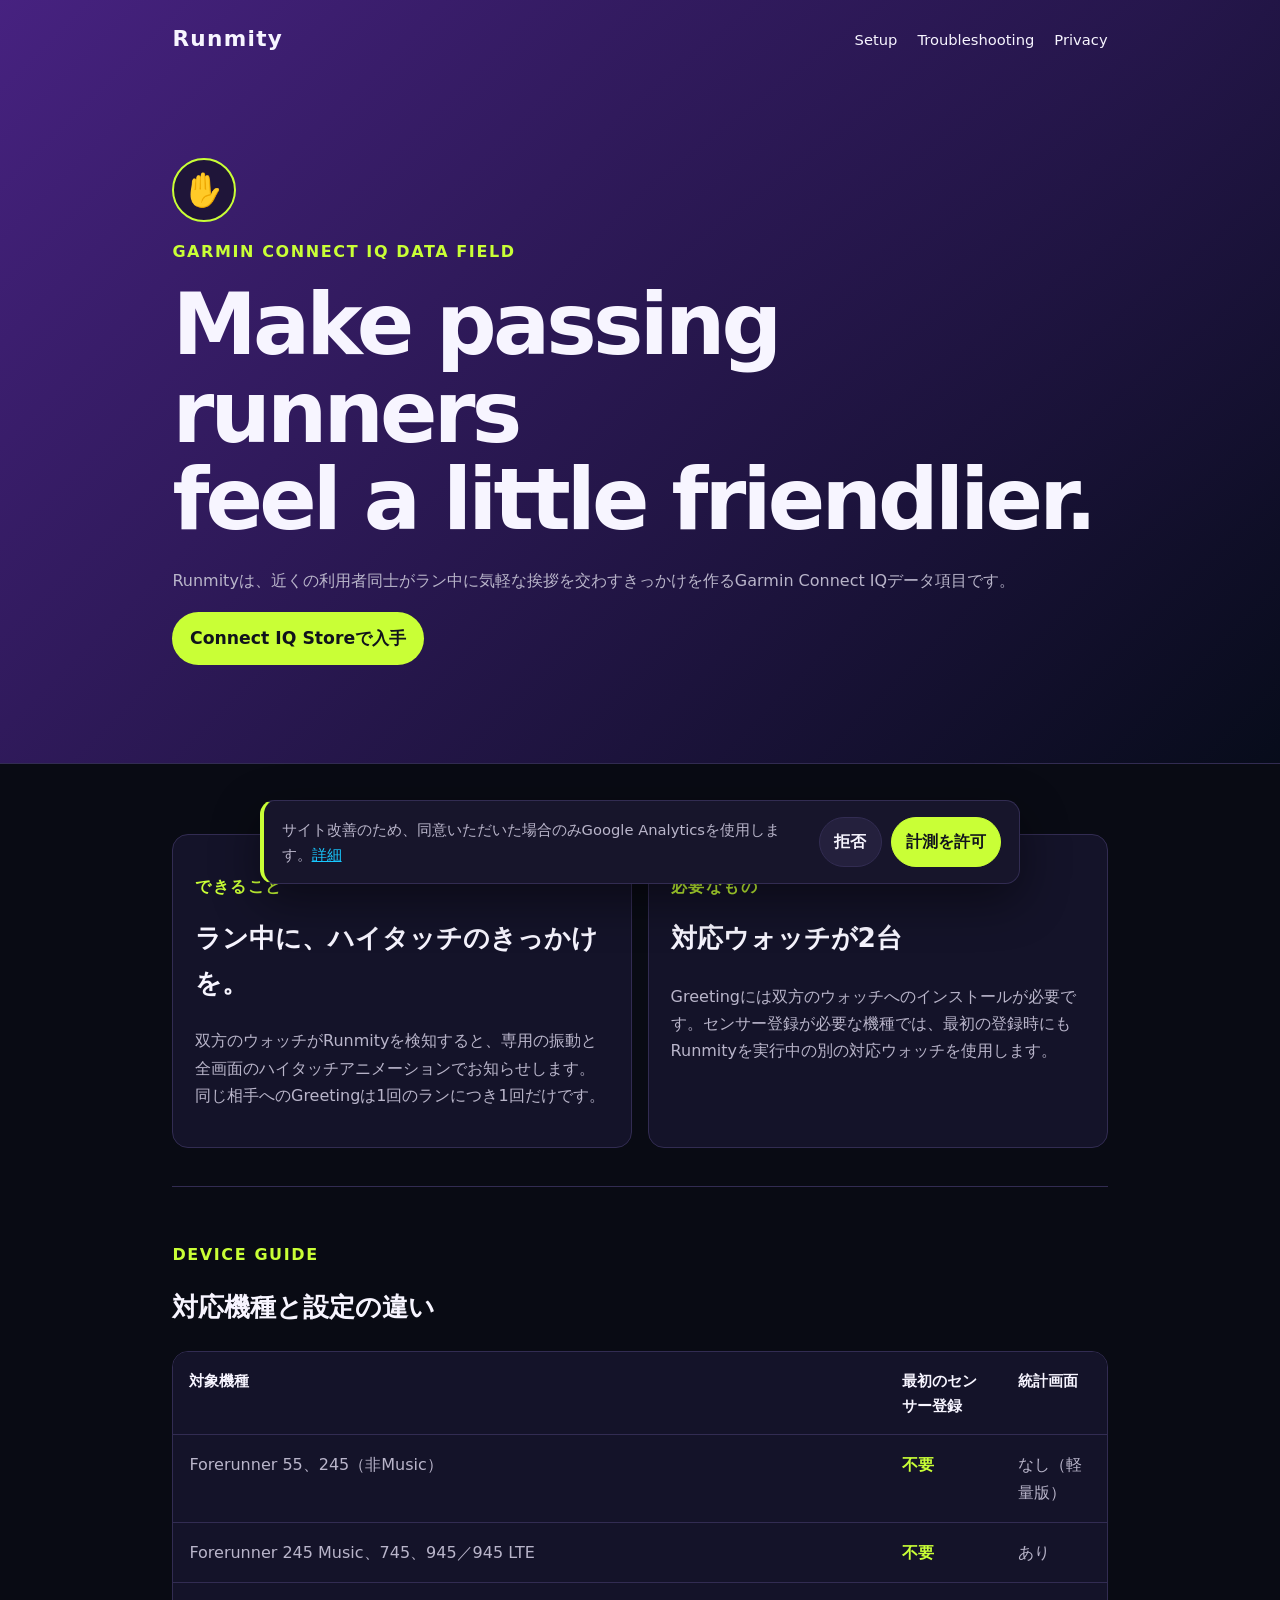
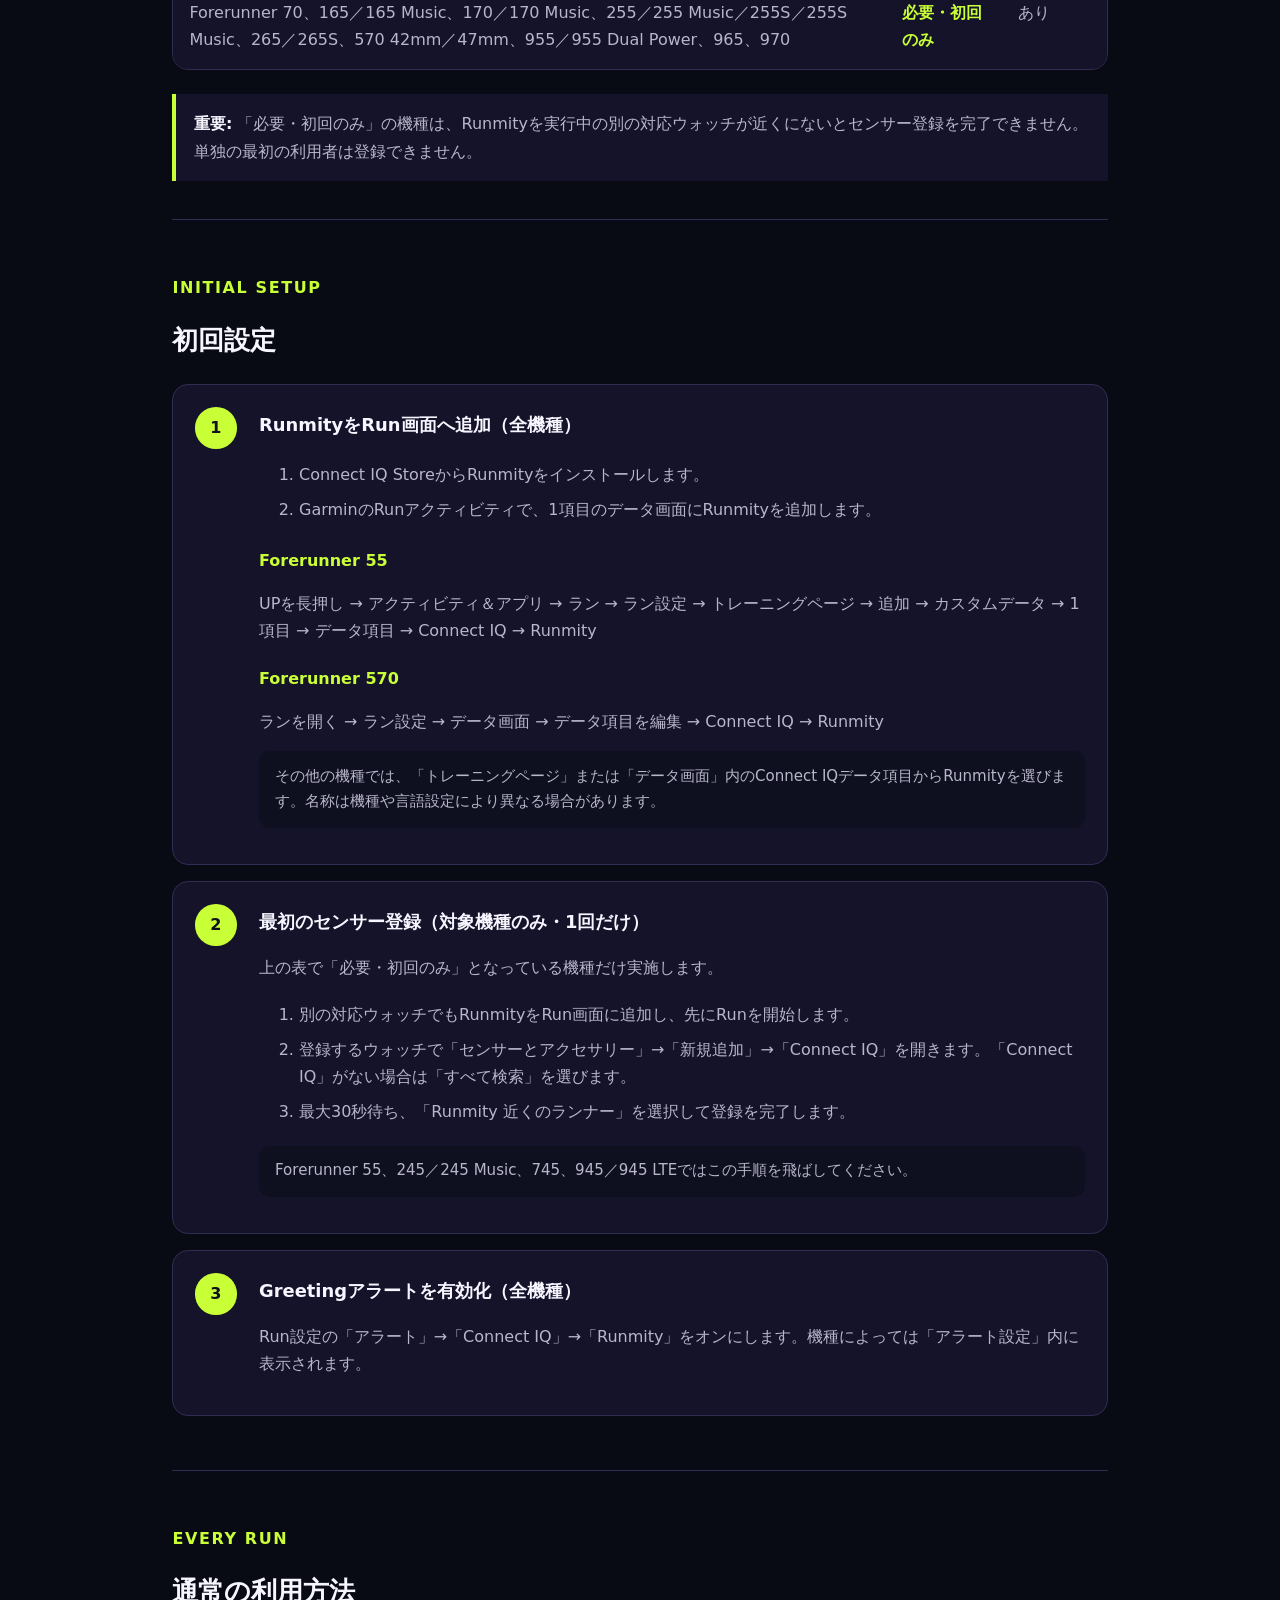
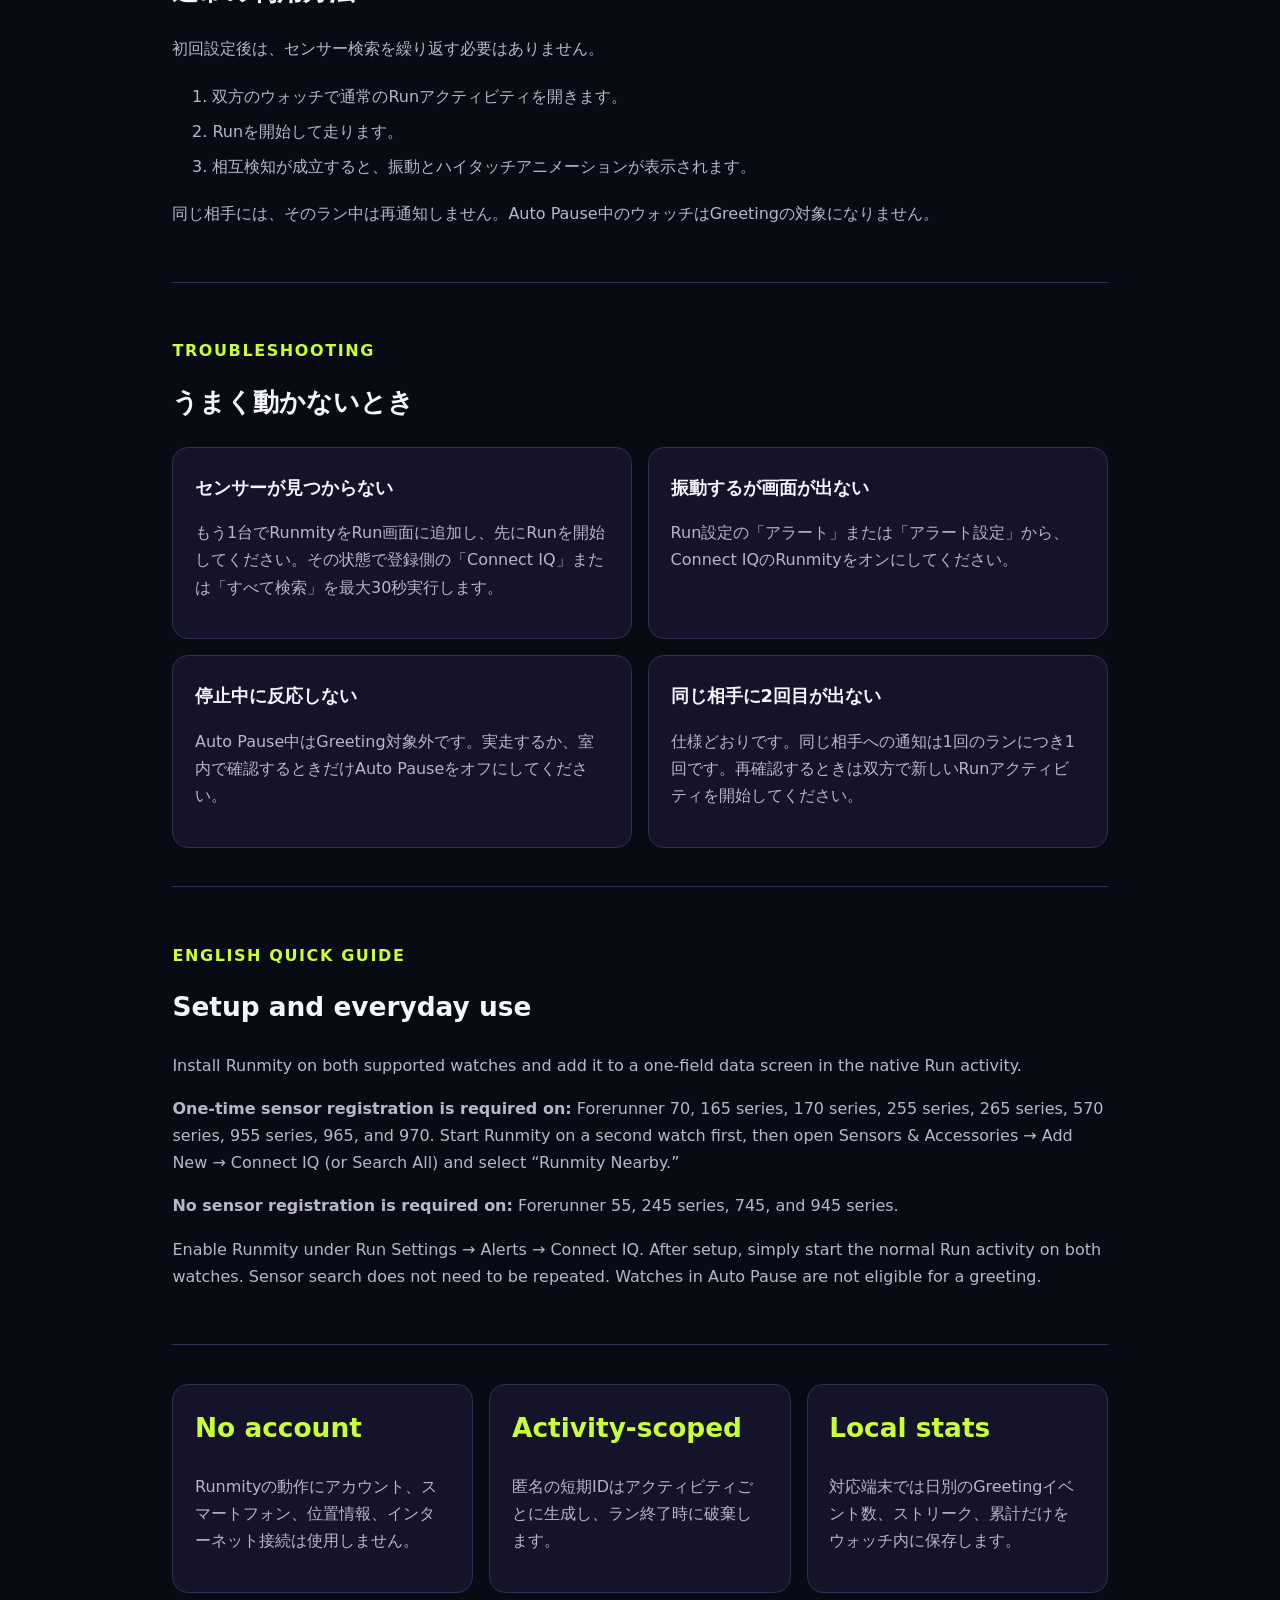
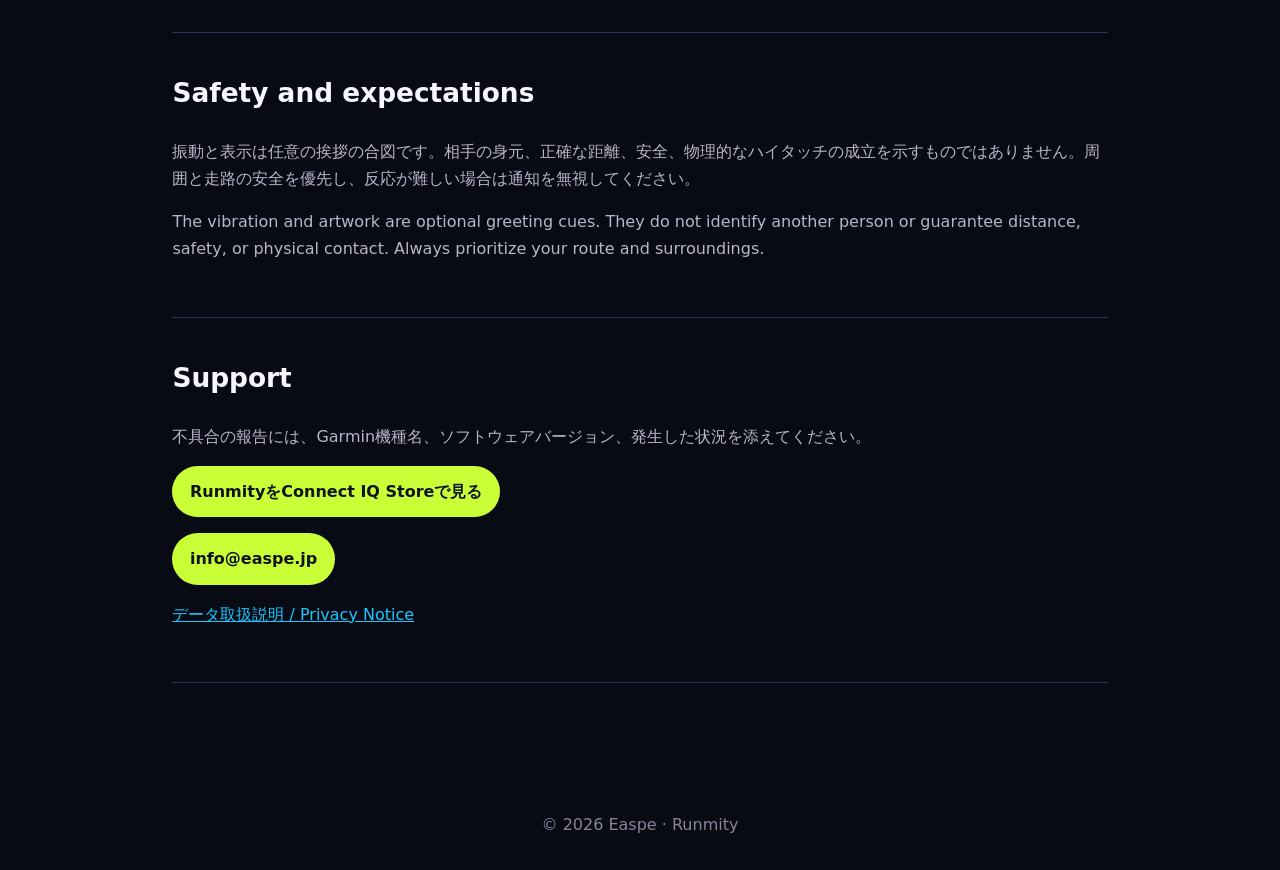
<file: index.html>
<!doctype html>
<html lang="ja">
<head>
  <meta charset="utf-8">
  <meta name="viewport" content="width=device-width, initial-scale=1">
  <meta name="description" content="Runmity support and setup guide for Garmin Connect IQ.">
  <title>Runmity Support</title>
  <link rel="stylesheet" href="styles.css">
  <link rel="stylesheet" href="analytics.css">
  <script defer src="analytics.js"></script>
</head>
<body>
  <header class="hero">
    <nav><a class="brand" href="./">Runmity</a><span class="nav-links"><a href="#setup">Setup</a><a href="#troubleshooting">Troubleshooting</a><a href="privacy.html">Privacy</a></span></nav>
    <div class="hero-copy">
      <span class="mark" aria-hidden="true">✋</span>
      <p class="eyebrow">Garmin Connect IQ Data Field</p>
      <h1>Make passing runners<br>feel a little friendlier.</h1>
      <p>Runmityは、近くの利用者同士がラン中に気軽な挨拶を交わすきっかけを作るGarmin Connect IQデータ項目です。</p>
      <p><a class="button" data-store-link href="https://apps.garmin.com/ja-JP/apps/becac28f-74ce-4586-a045-256ebe8c6fff?utm_source=runmity_support&amp;utm_medium=website&amp;utm_campaign=launch" target="_blank" rel="noopener">Connect IQ Storeで入手</a></p>
    </div>
  </header>

  <main>
    <section class="intro-grid">
      <article>
        <p class="eyebrow">できること</p>
        <h2>ラン中に、ハイタッチのきっかけを。</h2>
        <p>双方のウォッチがRunmityを検知すると、専用の振動と全画面のハイタッチアニメーションでお知らせします。同じ相手へのGreetingは1回のランにつき1回だけです。</p>
      </article>
      <article>
        <p class="eyebrow">必要なもの</p>
        <h2>対応ウォッチが2台</h2>
        <p>Greetingには双方のウォッチへのインストールが必要です。センサー登録が必要な機種では、最初の登録時にもRunmityを実行中の別の対応ウォッチを使用します。</p>
      </article>
    </section>

    <section id="devices">
      <p class="eyebrow">Device guide</p>
      <h2>対応機種と設定の違い</h2>
      <div class="table-wrap">
        <table>
          <thead><tr><th>対象機種</th><th>最初のセンサー登録</th><th>統計画面</th></tr></thead>
          <tbody>
            <tr><td>Forerunner 55、245（非Music）</td><td><strong>不要</strong></td><td>なし（軽量版）</td></tr>
            <tr><td>Forerunner 245 Music、745、945／945 LTE</td><td><strong>不要</strong></td><td>あり</td></tr>
            <tr><td>Forerunner 70、165／165 Music、170／170 Music、255／255 Music／255S／255S Music、265／265S、570 42mm／47mm、955／955 Dual Power、965、970</td><td><strong>必要・初回のみ</strong></td><td>あり</td></tr>
          </tbody>
        </table>
      </div>
      <aside><strong>重要:</strong> 「必要・初回のみ」の機種は、Runmityを実行中の別の対応ウォッチが近くにないとセンサー登録を完了できません。単独の最初の利用者は登録できません。</aside>
    </section>

    <section id="setup">
      <p class="eyebrow">Initial setup</p>
      <h2>初回設定</h2>

      <article class="step-card">
        <span class="step-number">1</span>
        <div><h3>RunmityをRun画面へ追加（全機種）</h3>
          <ol>
            <li>Connect IQ StoreからRunmityをインストールします。</li>
            <li>GarminのRunアクティビティで、1項目のデータ画面にRunmityを追加します。</li>
          </ol>
          <h4>Forerunner 55</h4>
          <p>UPを長押し → アクティビティ＆アプリ → ラン → ラン設定 → トレーニングページ → 追加 → カスタムデータ → 1項目 → データ項目 → Connect IQ → Runmity</p>
          <h4>Forerunner 570</h4>
          <p>ランを開く → ラン設定 → データ画面 → データ項目を編集 → Connect IQ → Runmity</p>
          <p class="note">その他の機種では、「トレーニングページ」または「データ画面」内のConnect IQデータ項目からRunmityを選びます。名称は機種や言語設定により異なる場合があります。</p>
        </div>
      </article>

      <article class="step-card">
        <span class="step-number">2</span>
        <div><h3>最初のセンサー登録（対象機種のみ・1回だけ）</h3>
          <p>上の表で「必要・初回のみ」となっている機種だけ実施します。</p>
          <ol>
            <li>別の対応ウォッチでもRunmityをRun画面に追加し、先にRunを開始します。</li>
            <li>登録するウォッチで「センサーとアクセサリー」→「新規追加」→「Connect IQ」を開きます。「Connect IQ」がない場合は「すべて検索」を選びます。</li>
            <li>最大30秒待ち、「Runmity 近くのランナー」を選択して登録を完了します。</li>
          </ol>
          <p class="note">Forerunner 55、245／245 Music、745、945／945 LTEではこの手順を飛ばしてください。</p>
        </div>
      </article>

      <article class="step-card">
        <span class="step-number">3</span>
        <div><h3>Greetingアラートを有効化（全機種）</h3>
          <p>Run設定の「アラート」→「Connect IQ」→「Runmity」をオンにします。機種によっては「アラート設定」内に表示されます。</p>
        </div>
      </article>
    </section>

    <section id="every-run">
      <p class="eyebrow">Every run</p>
      <h2>通常の利用方法</h2>
      <p>初回設定後は、センサー検索を繰り返す必要はありません。</p>
      <ol>
        <li>双方のウォッチで通常のRunアクティビティを開きます。</li>
        <li>Runを開始して走ります。</li>
        <li>相互検知が成立すると、振動とハイタッチアニメーションが表示されます。</li>
      </ol>
      <p>同じ相手には、そのラン中は再通知しません。Auto Pause中のウォッチはGreetingの対象になりません。</p>
    </section>

    <section id="troubleshooting">
      <p class="eyebrow">Troubleshooting</p>
      <h2>うまく動かないとき</h2>
      <div class="faq-grid">
        <article><h3>センサーが見つからない</h3><p>もう1台でRunmityをRun画面に追加し、先にRunを開始してください。その状態で登録側の「Connect IQ」または「すべて検索」を最大30秒実行します。</p></article>
        <article><h3>振動するが画面が出ない</h3><p>Run設定の「アラート」または「アラート設定」から、Connect IQのRunmityをオンにしてください。</p></article>
        <article><h3>停止中に反応しない</h3><p>Auto Pause中はGreeting対象外です。実走するか、室内で確認するときだけAuto Pauseをオフにしてください。</p></article>
        <article><h3>同じ相手に2回目が出ない</h3><p>仕様どおりです。同じ相手への通知は1回のランにつき1回です。再確認するときは双方で新しいRunアクティビティを開始してください。</p></article>
      </div>
    </section>

    <section lang="en">
      <p class="eyebrow">English quick guide</p>
      <h2>Setup and everyday use</h2>
      <p>Install Runmity on both supported watches and add it to a one-field data screen in the native Run activity.</p>
      <p><strong>One-time sensor registration is required on:</strong> Forerunner 70, 165 series, 170 series, 255 series, 265 series, 570 series, 955 series, 965, and 970. Start Runmity on a second watch first, then open Sensors &amp; Accessories → Add New → Connect IQ (or Search All) and select “Runmity Nearby.”</p>
      <p><strong>No sensor registration is required on:</strong> Forerunner 55, 245 series, 745, and 945 series.</p>
      <p>Enable Runmity under Run Settings → Alerts → Connect IQ. After setup, simply start the normal Run activity on both watches. Sensor search does not need to be repeated. Watches in Auto Pause are not eligible for a greeting.</p>
    </section>

    <section class="grid">
      <article><h2>No account</h2><p>Runmityの動作にアカウント、スマートフォン、位置情報、インターネット接続は使用しません。</p></article>
      <article><h2>Activity-scoped</h2><p>匿名の短期IDはアクティビティごとに生成し、ラン終了時に破棄します。</p></article>
      <article><h2>Local stats</h2><p>対応端末では日別のGreetingイベント数、ストリーク、累計だけをウォッチ内に保存します。</p></article>
    </section>

    <section>
      <h2>Safety and expectations</h2>
      <p>振動と表示は任意の挨拶の合図です。相手の身元、正確な距離、安全、物理的なハイタッチの成立を示すものではありません。周囲と走路の安全を優先し、反応が難しい場合は通知を無視してください。</p>
      <p>The vibration and artwork are optional greeting cues. They do not identify another person or guarantee distance, safety, or physical contact. Always prioritize your route and surroundings.</p>
    </section>

    <section>
      <h2>Support</h2>
      <p>不具合の報告には、Garmin機種名、ソフトウェアバージョン、発生した状況を添えてください。</p>
      <p><a class="button" data-store-link href="https://apps.garmin.com/ja-JP/apps/becac28f-74ce-4586-a045-256ebe8c6fff?utm_source=runmity_support&amp;utm_medium=website&amp;utm_campaign=support" target="_blank" rel="noopener">RunmityをConnect IQ Storeで見る</a></p>
      <p><a class="button" href="mailto:info@easpe.jp?subject=Runmity%20Support">info@easpe.jp</a></p>
      <p><a href="privacy.html">データ取扱説明 / Privacy Notice</a></p>
    </section>
  </main>

  <footer>© 2026 Easpe · Runmity</footer>
</body>
</html>
</file>
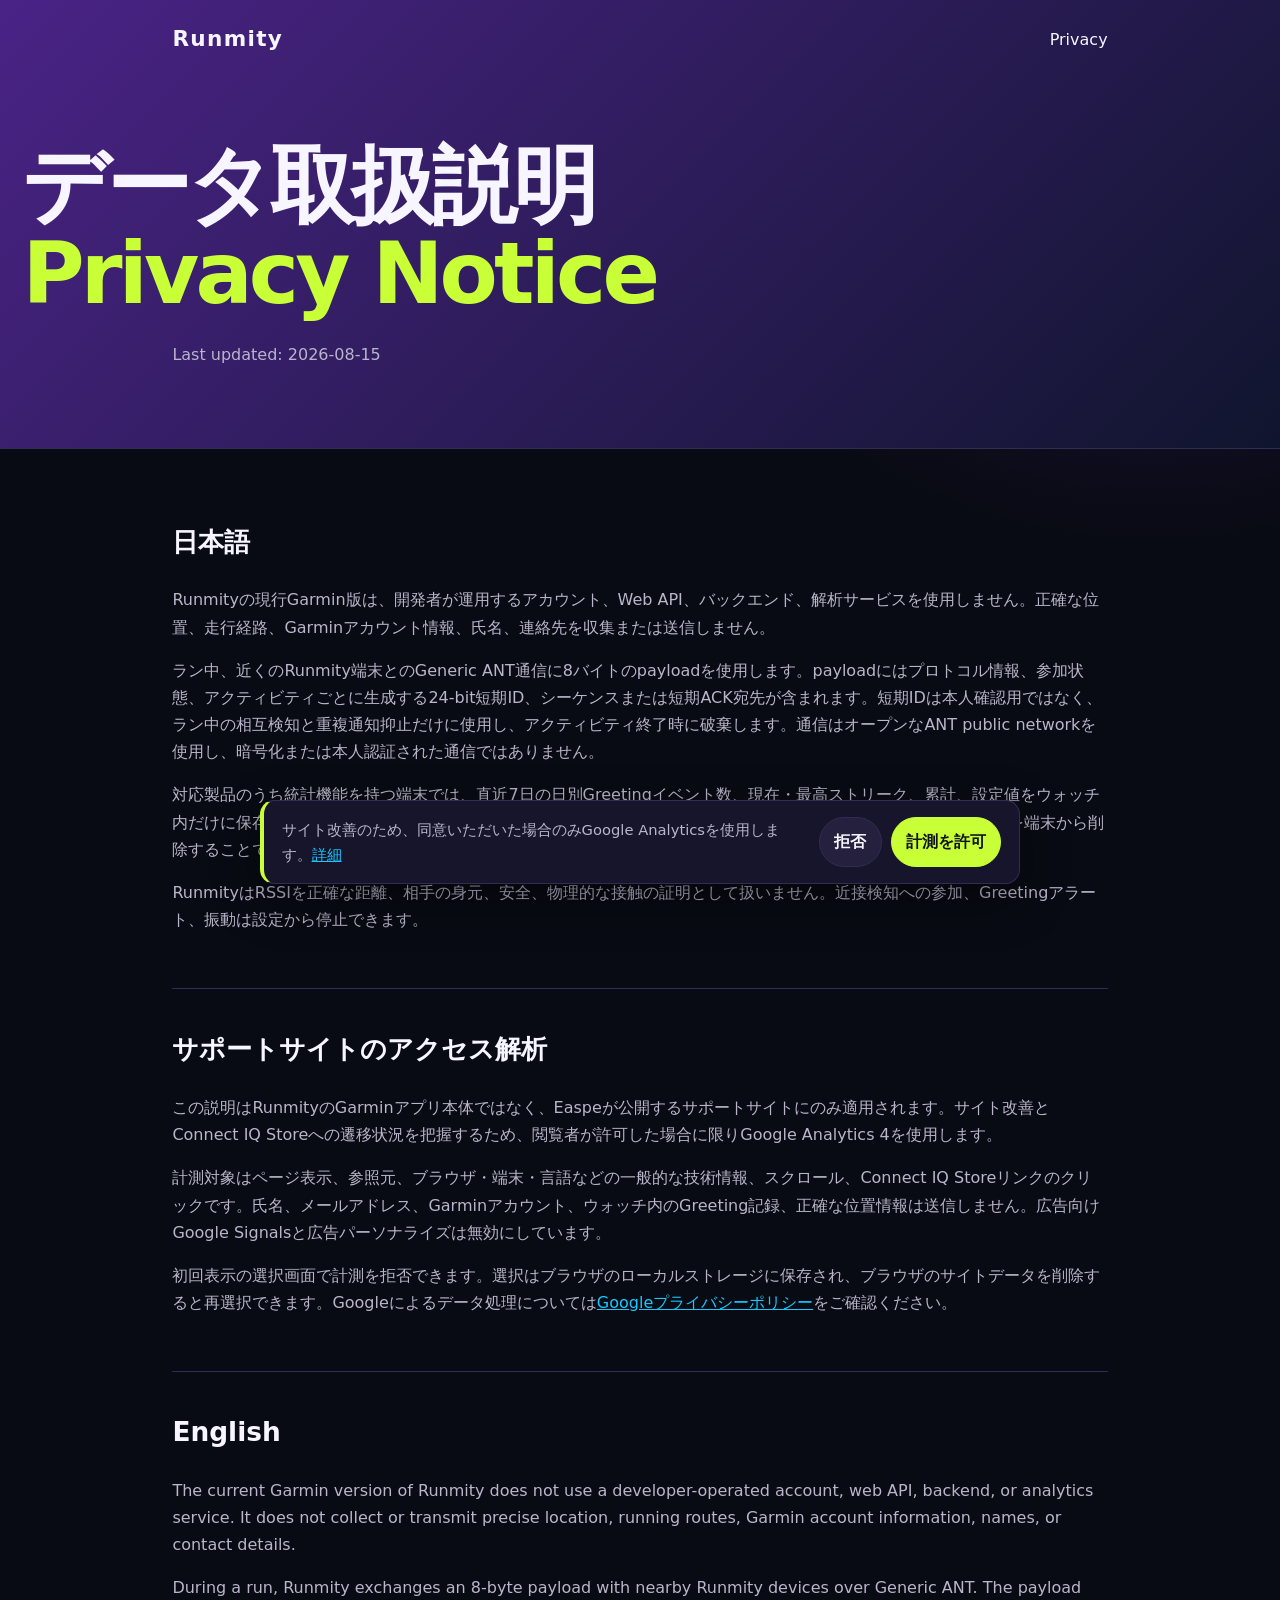
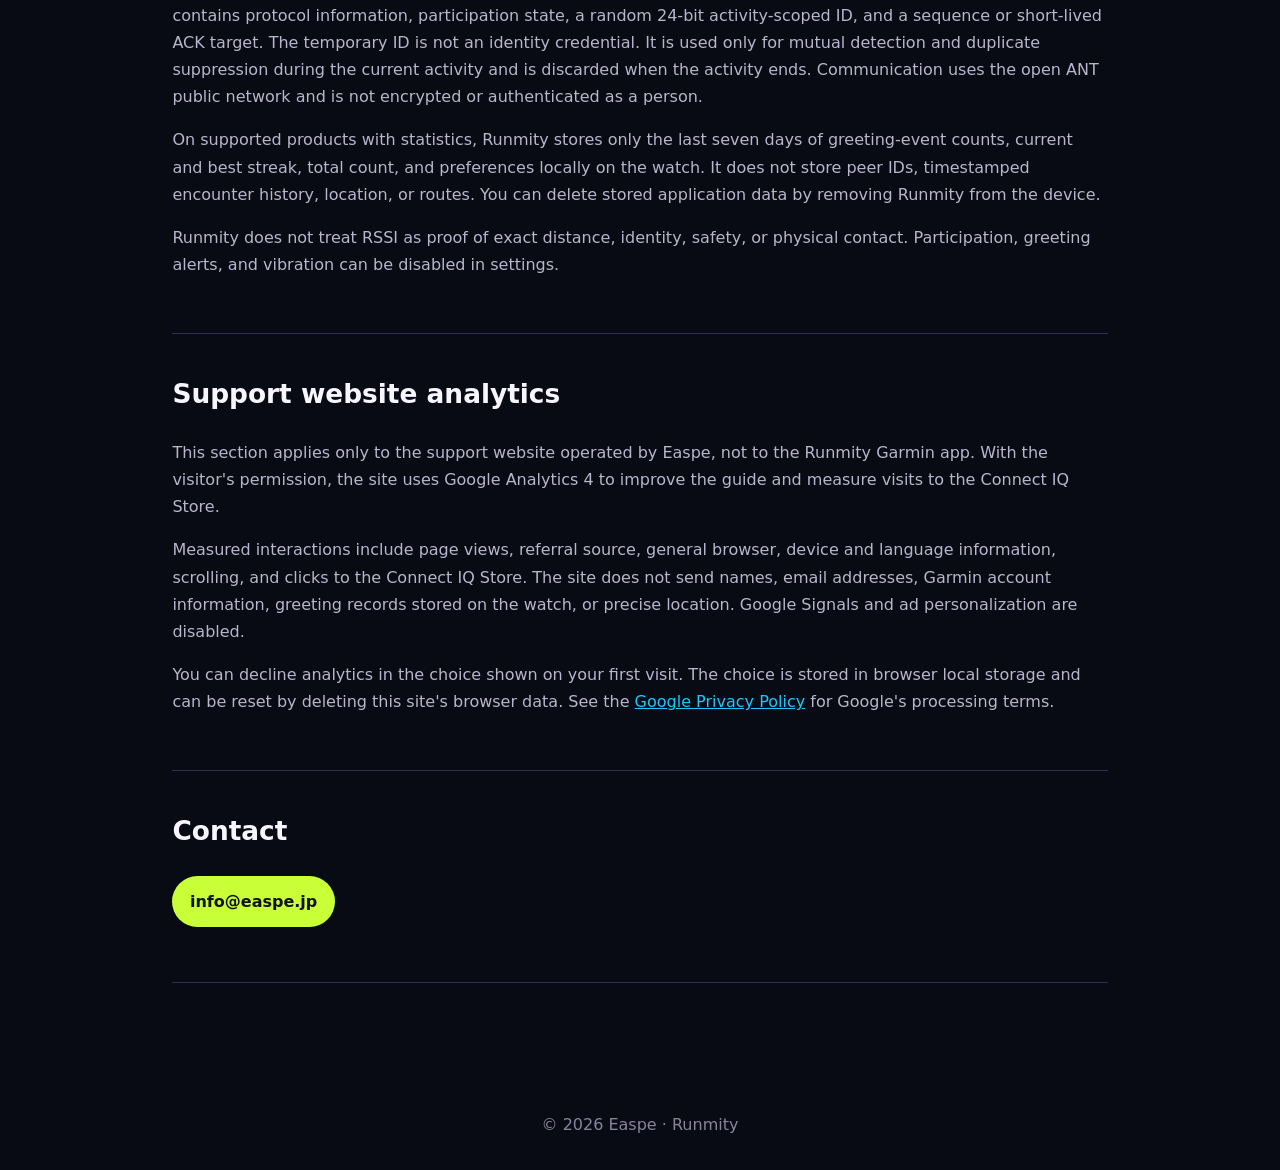
<file: privacy.html>
<!doctype html>
<html lang="ja">
<head>
  <meta charset="utf-8">
  <meta name="viewport" content="width=device-width, initial-scale=1">
  <meta name="description" content="Runmity privacy notice.">
  <title>Runmity Privacy Notice</title>
  <link rel="stylesheet" href="styles.css">
  <link rel="stylesheet" href="analytics.css">
  <script defer src="analytics.js"></script>
</head>
<body>
  <header class="subhead"><nav><a class="brand" href="./">Runmity</a><a href="privacy.html">Privacy</a></nav><h1>データ取扱説明<br><span>Privacy Notice</span></h1><p>Last updated: 2026-08-15</p></header>
  <main>
    <section>
      <h2>日本語</h2>
      <p>Runmityの現行Garmin版は、開発者が運用するアカウント、Web API、バックエンド、解析サービスを使用しません。正確な位置、走行経路、Garminアカウント情報、氏名、連絡先を収集または送信しません。</p>
      <p>ラン中、近くのRunmity端末とのGeneric ANT通信に8バイトのpayloadを使用します。payloadにはプロトコル情報、参加状態、アクティビティごとに生成する24-bit短期ID、シーケンスまたは短期ACK宛先が含まれます。短期IDは本人確認用ではなく、ラン中の相互検知と重複通知抑止だけに使用し、アクティビティ終了時に破棄します。通信はオープンなANT public networkを使用し、暗号化または本人認証された通信ではありません。</p>
      <p>対応製品のうち統計機能を持つ端末では、直近7日の日別Greetingイベント数、現在・最高ストリーク、累計、設定値をウォッチ内だけに保存します。相手のID、時刻別履歴、位置、走行経路は保存しません。保存されたアプリデータはRunmityを端末から削除することで削除できます。</p>
      <p>RunmityはRSSIを正確な距離、相手の身元、安全、物理的な接触の証明として扱いません。近接検知への参加、Greetingアラート、振動は設定から停止できます。</p>
    </section>

    <section id="website-analytics">
      <h2>サポートサイトのアクセス解析</h2>
      <p>この説明はRunmityのGarminアプリ本体ではなく、Easpeが公開するサポートサイトにのみ適用されます。サイト改善とConnect IQ Storeへの遷移状況を把握するため、閲覧者が許可した場合に限りGoogle Analytics 4を使用します。</p>
      <p>計測対象はページ表示、参照元、ブラウザ・端末・言語などの一般的な技術情報、スクロール、Connect IQ Storeリンクのクリックです。氏名、メールアドレス、Garminアカウント、ウォッチ内のGreeting記録、正確な位置情報は送信しません。広告向けGoogle Signalsと広告パーソナライズは無効にしています。</p>
      <p>初回表示の選択画面で計測を拒否できます。選択はブラウザのローカルストレージに保存され、ブラウザのサイトデータを削除すると再選択できます。Googleによるデータ処理については<a href="https://policies.google.com/privacy?hl=ja" target="_blank" rel="noopener">Googleプライバシーポリシー</a>をご確認ください。</p>
    </section>

    <section>
      <h2>English</h2>
      <p>The current Garmin version of Runmity does not use a developer-operated account, web API, backend, or analytics service. It does not collect or transmit precise location, running routes, Garmin account information, names, or contact details.</p>
      <p>During a run, Runmity exchanges an 8-byte payload with nearby Runmity devices over Generic ANT. The payload contains protocol information, participation state, a random 24-bit activity-scoped ID, and a sequence or short-lived ACK target. The temporary ID is not an identity credential. It is used only for mutual detection and duplicate suppression during the current activity and is discarded when the activity ends. Communication uses the open ANT public network and is not encrypted or authenticated as a person.</p>
      <p>On supported products with statistics, Runmity stores only the last seven days of greeting-event counts, current and best streak, total count, and preferences locally on the watch. It does not store peer IDs, timestamped encounter history, location, or routes. You can delete stored application data by removing Runmity from the device.</p>
      <p>Runmity does not treat RSSI as proof of exact distance, identity, safety, or physical contact. Participation, greeting alerts, and vibration can be disabled in settings.</p>
    </section>

    <section>
      <h2>Support website analytics</h2>
      <p>This section applies only to the support website operated by Easpe, not to the Runmity Garmin app. With the visitor's permission, the site uses Google Analytics 4 to improve the guide and measure visits to the Connect IQ Store.</p>
      <p>Measured interactions include page views, referral source, general browser, device and language information, scrolling, and clicks to the Connect IQ Store. The site does not send names, email addresses, Garmin account information, greeting records stored on the watch, or precise location. Google Signals and ad personalization are disabled.</p>
      <p>You can decline analytics in the choice shown on your first visit. The choice is stored in browser local storage and can be reset by deleting this site's browser data. See the <a href="https://policies.google.com/privacy?hl=en" target="_blank" rel="noopener">Google Privacy Policy</a> for Google's processing terms.</p>
    </section>

    <section><h2>Contact</h2><p><a class="button" href="mailto:info@easpe.jp?subject=Runmity%20Privacy">info@easpe.jp</a></p></section>
  </main>
  <footer>© 2026 Easpe · Runmity</footer>
</body>
</html>
</file>
<file: styles.css>
:root{color-scheme:dark;--bg:#090b14;--panel:#141329;--ink:#f7f5ff;--muted:#b9b5ca;--lime:#c9ff36;--cyan:#18c8ff;--violet:#4a2386;--line:#322c52;font-family:Inter,ui-sans-serif,system-ui,-apple-system,BlinkMacSystemFont,"Segoe UI",sans-serif}*{box-sizing:border-box}html{scroll-behavior:smooth}body{margin:0;background:radial-gradient(circle at 90% 0,#28154b 0,transparent 34rem),var(--bg);color:var(--ink);line-height:1.7}a{color:var(--cyan)}nav{max-width:980px;margin:auto;padding:1.3rem 1.4rem;display:flex;justify-content:space-between;align-items:center;gap:1.5rem}nav a{text-decoration:none;color:var(--ink)}.nav-links{display:flex;gap:1.25rem;font-size:.92rem}.brand{font-size:1.35rem;font-weight:800;letter-spacing:.06em}.hero{min-height:34rem;background:linear-gradient(135deg,rgba(74,35,134,.95),rgba(7,12,28,.84));border-bottom:1px solid var(--line)}.hero-copy,.subhead>h1,.subhead>p{max-width:980px;margin-left:auto;margin-right:auto;padding-left:1.4rem;padding-right:1.4rem}.hero-copy{padding-top:5rem;padding-bottom:5rem}.mark{display:inline-grid;place-items:center;width:4rem;height:4rem;border:2px solid var(--lime);border-radius:50%;font-size:2rem;background:#1f1539}.eyebrow{color:var(--lime);font-weight:800;letter-spacing:.1em;text-transform:uppercase}.hero h1,.subhead h1{font-size:clamp(2.35rem,7vw,5.3rem);line-height:1.03;letter-spacing:-.045em;margin:.7rem 0 1.5rem}.hero-copy>p:last-child{max-width:46rem;color:var(--muted);font-size:1.08rem}.subhead{padding-bottom:4rem;background:linear-gradient(135deg,var(--violet),#10152e);border-bottom:1px solid var(--line)}.subhead h1{margin-top:4rem}.subhead h1 span{color:var(--lime)}.subhead>p{color:var(--muted)}main{max-width:980px;margin:auto;padding:2rem 1.4rem 6rem}section{padding:2.4rem 0;border-bottom:1px solid var(--line)}h2{font-size:1.65rem;margin-top:0}h3{font-size:1.12rem;margin:.2rem 0 .75rem}h4{margin:1.25rem 0 .25rem;color:var(--lime)}p,li,td{color:var(--muted)}li{padding:.25rem 0}aside{margin-top:1.5rem;padding:1rem 1.1rem;background:var(--panel);border-left:4px solid var(--lime);color:var(--muted)}aside strong,.note strong{color:var(--ink)}.intro-grid,.grid,.faq-grid{display:grid;grid-template-columns:repeat(2,1fr);gap:1rem}.intro-grid article,.grid article,.faq-grid article{padding:1.35rem;background:var(--panel);border:1px solid var(--line);border-radius:1rem}.grid{grid-template-columns:repeat(3,1fr)}.grid article h2{color:var(--lime)}.table-wrap{overflow-x:auto;border:1px solid var(--line);border-radius:1rem}table{width:100%;border-collapse:collapse;background:var(--panel)}th,td{text-align:left;vertical-align:top;padding:1rem;border-bottom:1px solid var(--line)}th{color:var(--ink);font-size:.92rem}tbody tr:last-child td{border-bottom:0}td strong{color:var(--lime)}.step-card{display:grid;grid-template-columns:3rem 1fr;gap:1rem;margin:1rem 0;padding:1.35rem;background:var(--panel);border:1px solid var(--line);border-radius:1rem}.step-number{display:grid;place-items:center;width:2.6rem;height:2.6rem;border-radius:50%;background:var(--lime);color:#10131c;font-weight:900}.note{padding:.8rem 1rem;background:#0e1020;border-radius:.7rem;font-size:.94rem}.button{display:inline-block;padding:.75rem 1.1rem;background:var(--lime);color:#10131c;text-decoration:none;font-weight:800;border-radius:999px}footer{padding:2rem 1.4rem;text-align:center;color:#89849c}@media(max-width:700px){.hero{min-height:0}.hero-copy{padding-top:3rem}.grid,.intro-grid,.faq-grid{grid-template-columns:1fr}.hero h1,.subhead h1{font-size:2.6rem}.nav-links a:not(:last-child){display:none}.step-card{grid-template-columns:1fr}.step-number{width:2.2rem;height:2.2rem}table,thead,tbody,tr,th,td{display:block}thead{position:absolute;width:1px;height:1px;overflow:hidden;clip:rect(0 0 0 0)}tbody tr{padding:1rem;border-bottom:1px solid var(--line)}tbody tr:last-child{border-bottom:0}td{padding:.35rem 0;border:0}td:before{display:block;margin-bottom:.05rem;color:var(--ink);font-size:.78rem;font-weight:800}td:nth-child(1):before{content:"対象機種"}td:nth-child(2):before{content:"最初のセンサー登録"}td:nth-child(3):before{content:"統計画面"}}
</file>
<file: analytics.css>
.consent-banner {
  position: fixed;
  z-index: 20;
  right: 1rem;
  bottom: 1rem;
  left: 1rem;
  display: flex;
  align-items: center;
  justify-content: space-between;
  gap: 1rem;
  max-width: 760px;
  margin: auto;
  padding: 1rem 1.1rem;
  background: #17152b;
  border: 1px solid var(--line);
  border-left: 4px solid var(--lime);
  border-radius: .9rem;
  box-shadow: 0 1rem 3rem rgba(0, 0, 0, .45);
}

.consent-banner p {
  margin: 0;
  font-size: .92rem;
}

.consent-actions {
  display: flex;
  gap: .55rem;
  flex: 0 0 auto;
}

.consent-actions button {
  padding: .65rem .9rem;
  border: 1px solid var(--line);
  border-radius: 999px;
  background: #24203d;
  color: var(--ink);
  font: inherit;
  font-weight: 750;
  cursor: pointer;
}

.consent-actions .consent-accept {
  border-color: var(--lime);
  background: var(--lime);
  color: #10131c;
}

@media (max-width: 600px) {
  .consent-banner {
    align-items: stretch;
    flex-direction: column;
  }

  .consent-actions button {
    flex: 1;
  }
}
</file>
